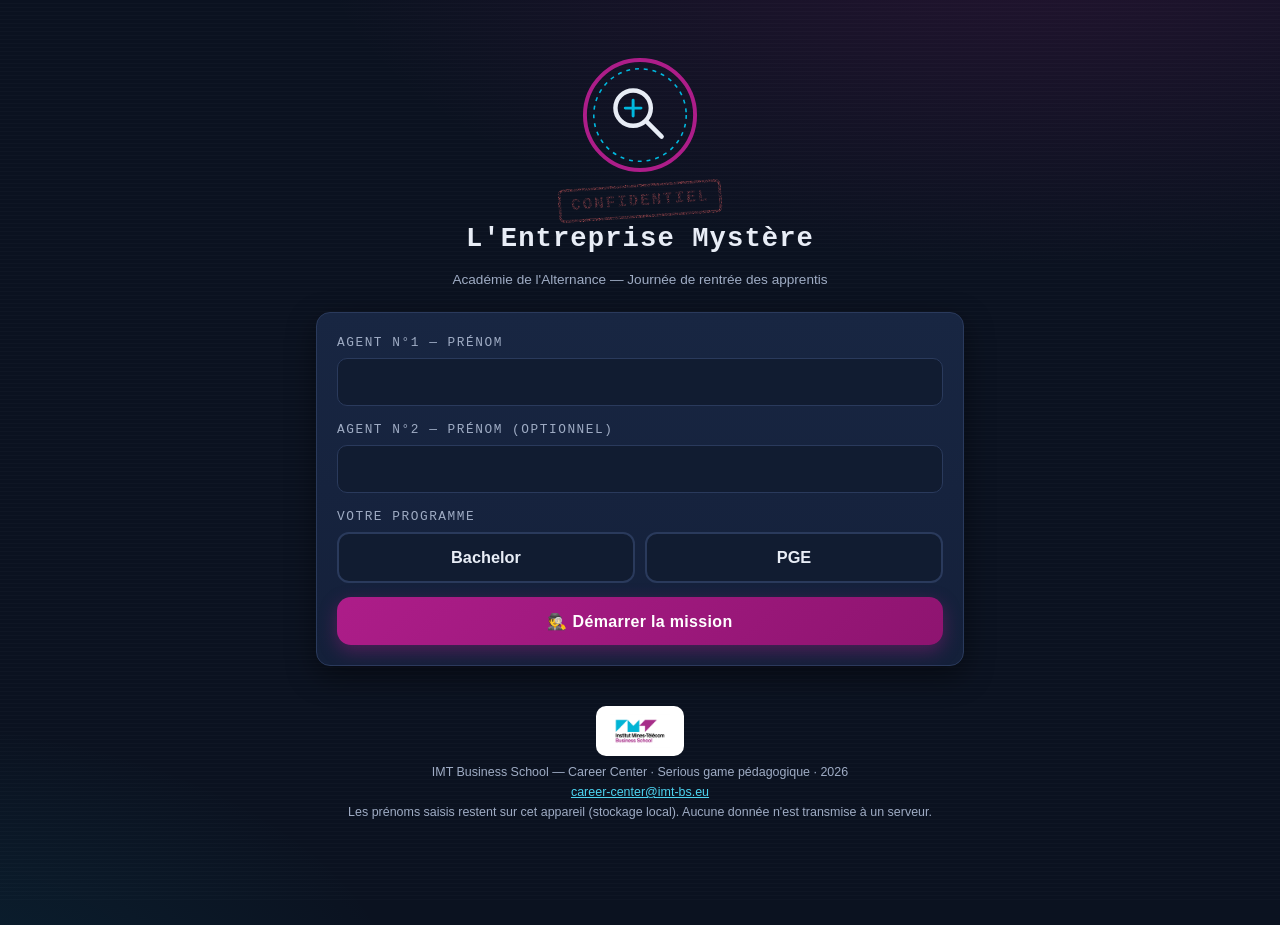
<file: index.html>
<!DOCTYPE html>
<html lang="fr">
<head>
  <meta charset="UTF-8">
  <meta name="viewport" content="width=device-width, initial-scale=1, viewport-fit=cover">
  <meta name="description" content="L'Entreprise Mystère — serious game de la journée de rentrée des apprentis IMT-BS (Career Center).">
  <meta name="theme-color" content="#0B1220">
  <title>L'Entreprise Mystère — IMT-BS</title>
  <link rel="icon" href="assets/img/favicon.svg" type="image/svg+xml">
  <link rel="apple-touch-icon" href="assets/img/icon-192.png">
  <link rel="manifest" href="manifest.webmanifest">
  <link rel="stylesheet" href="css/styles.css">
</head>
<body>
  <main id="app" aria-live="polite">
    <noscript>
      <p style="padding:24px;text-align:center">Cette application nécessite JavaScript. Activez-le puis rechargez la page.</p>
    </noscript>
  </main>
  <nav id="dockbar" aria-label="Objets permanents de l'agence" hidden></nav>
  <div id="toast" role="status" aria-live="polite"></div>
  <script type="module" src="js/app.js"></script>
</body>
</html>
</file>
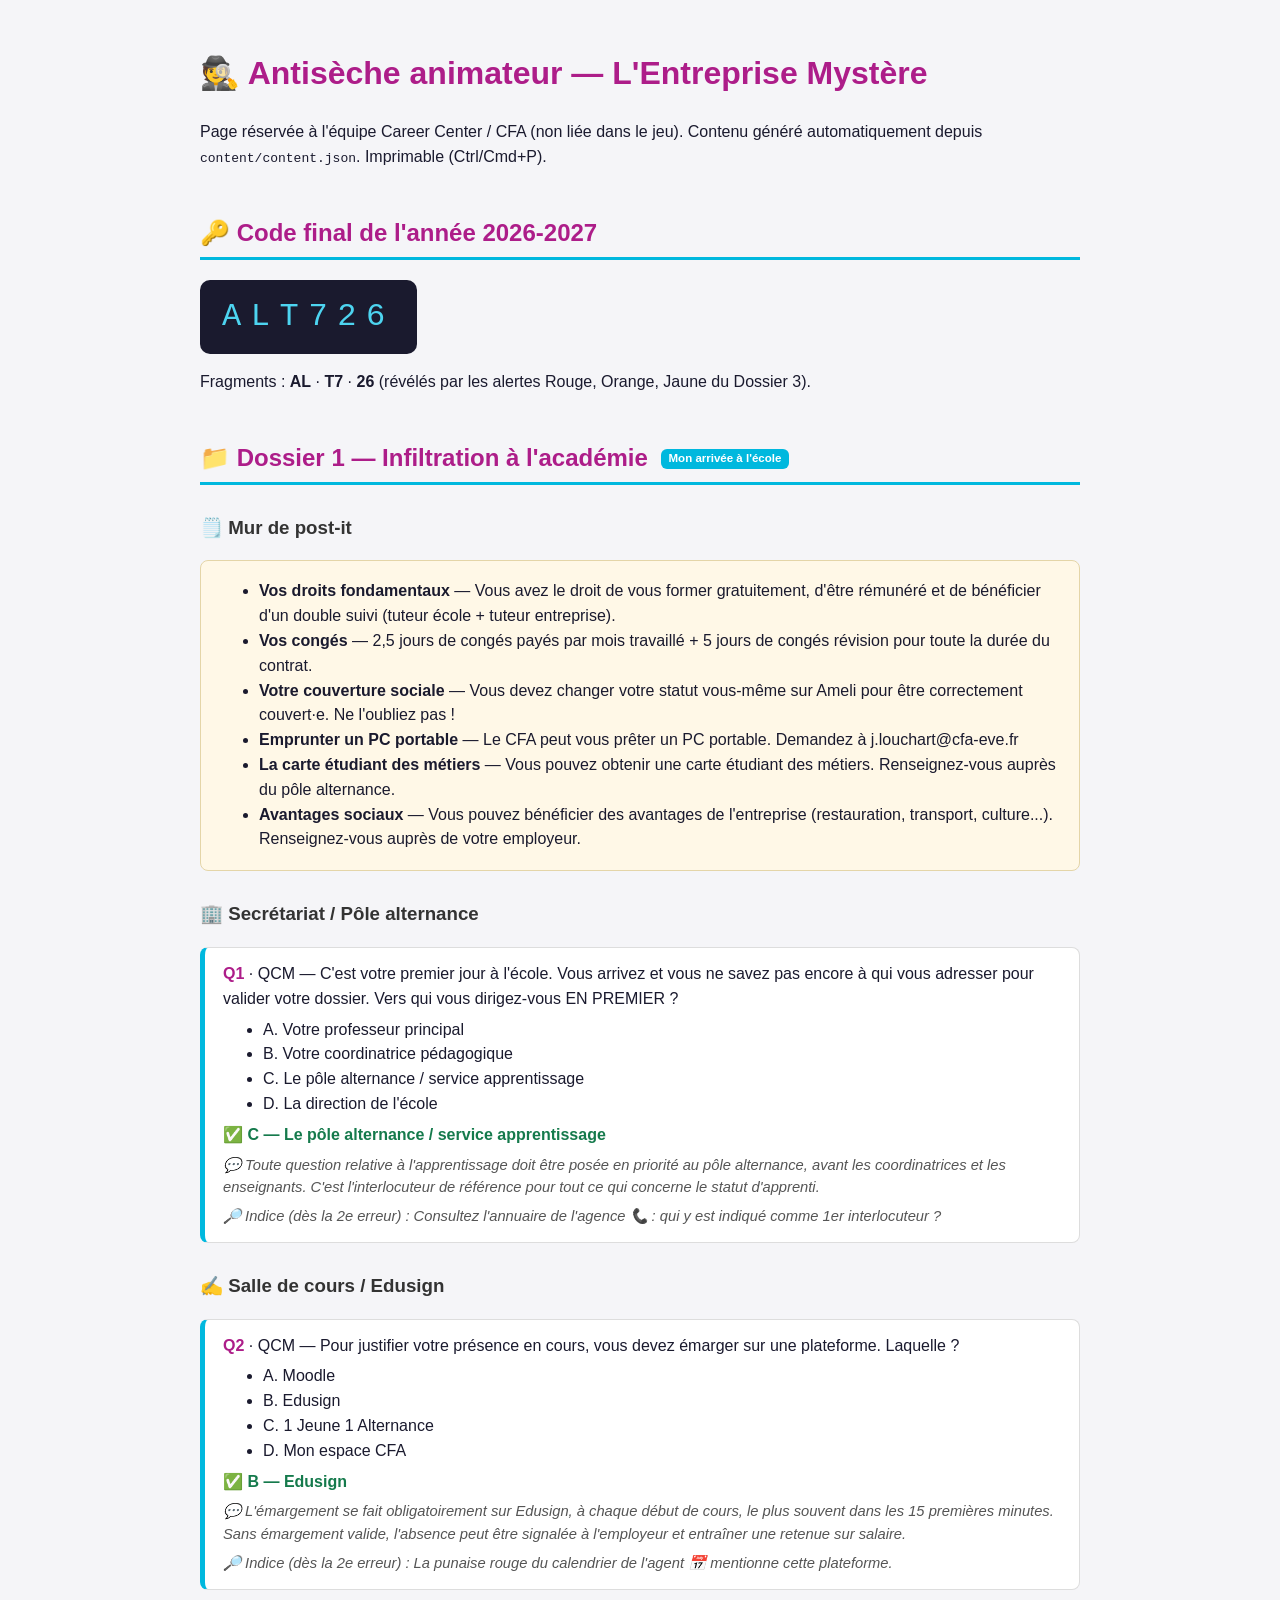
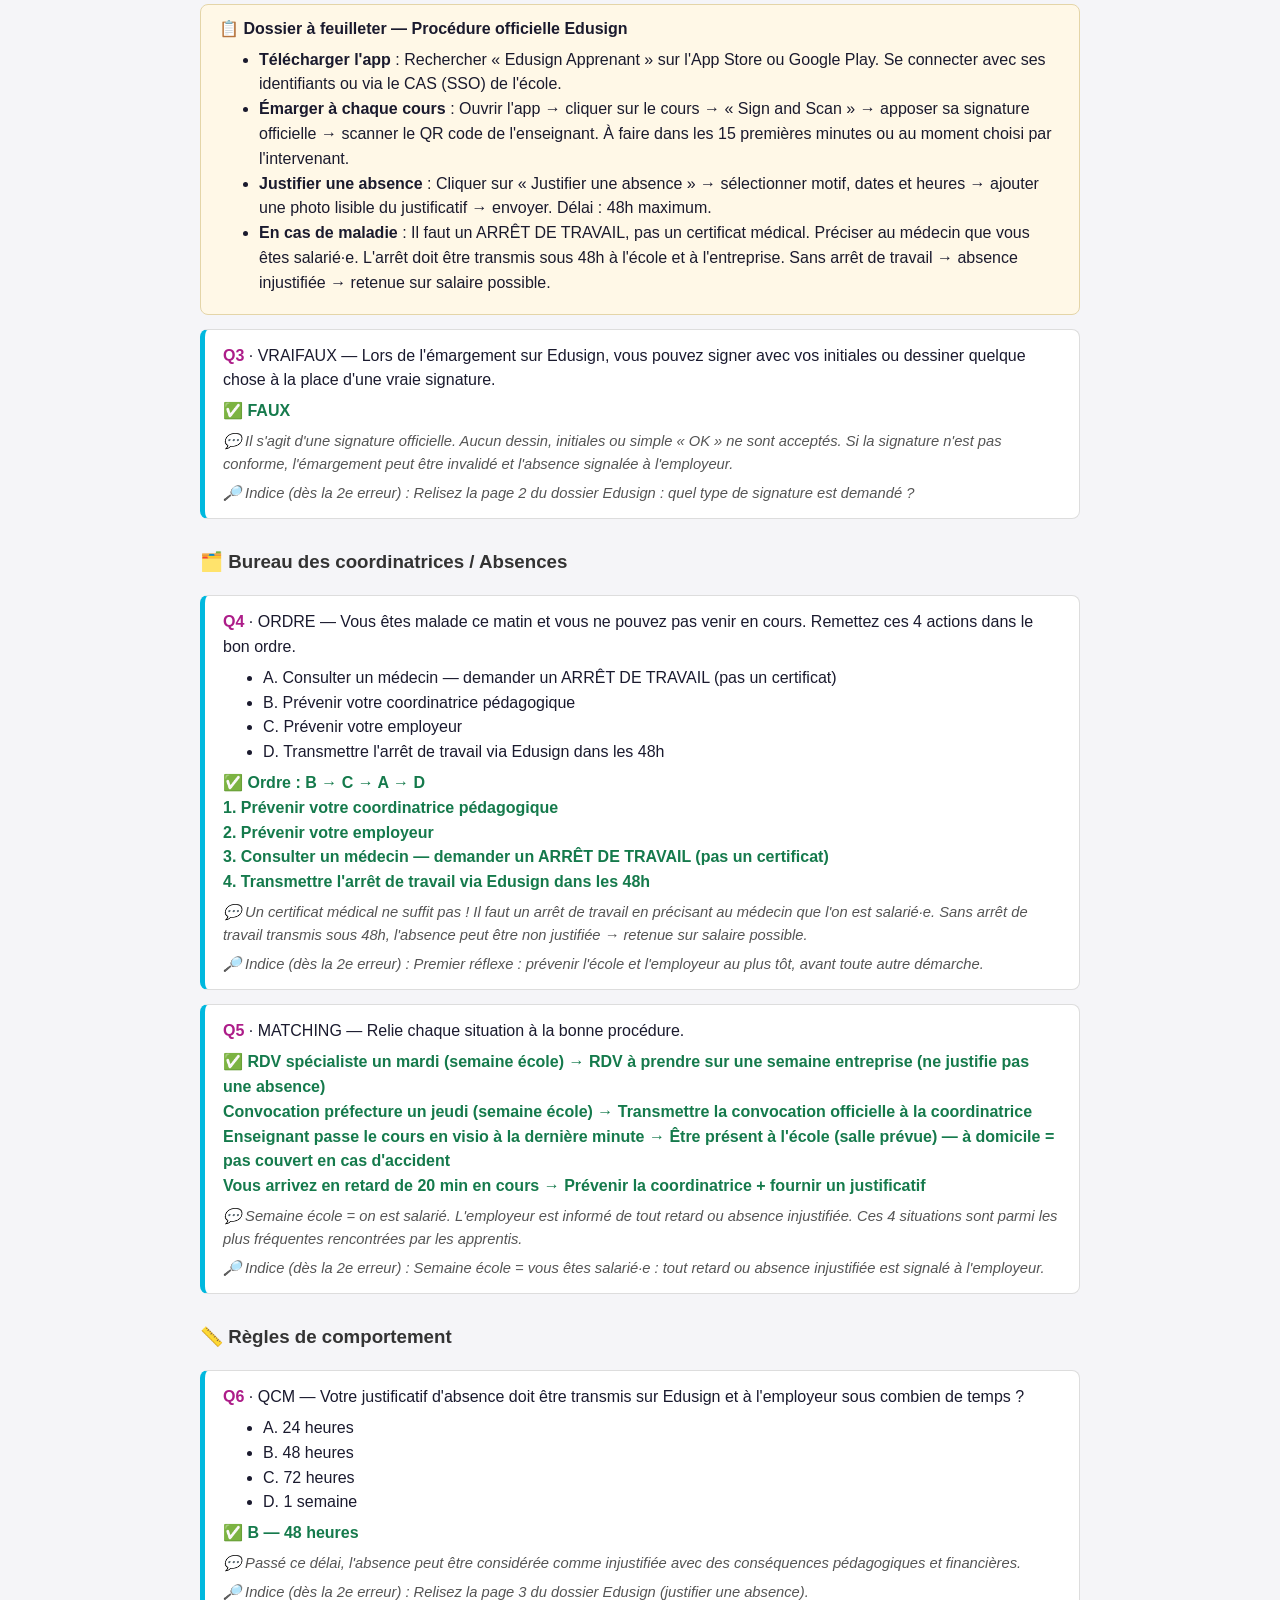
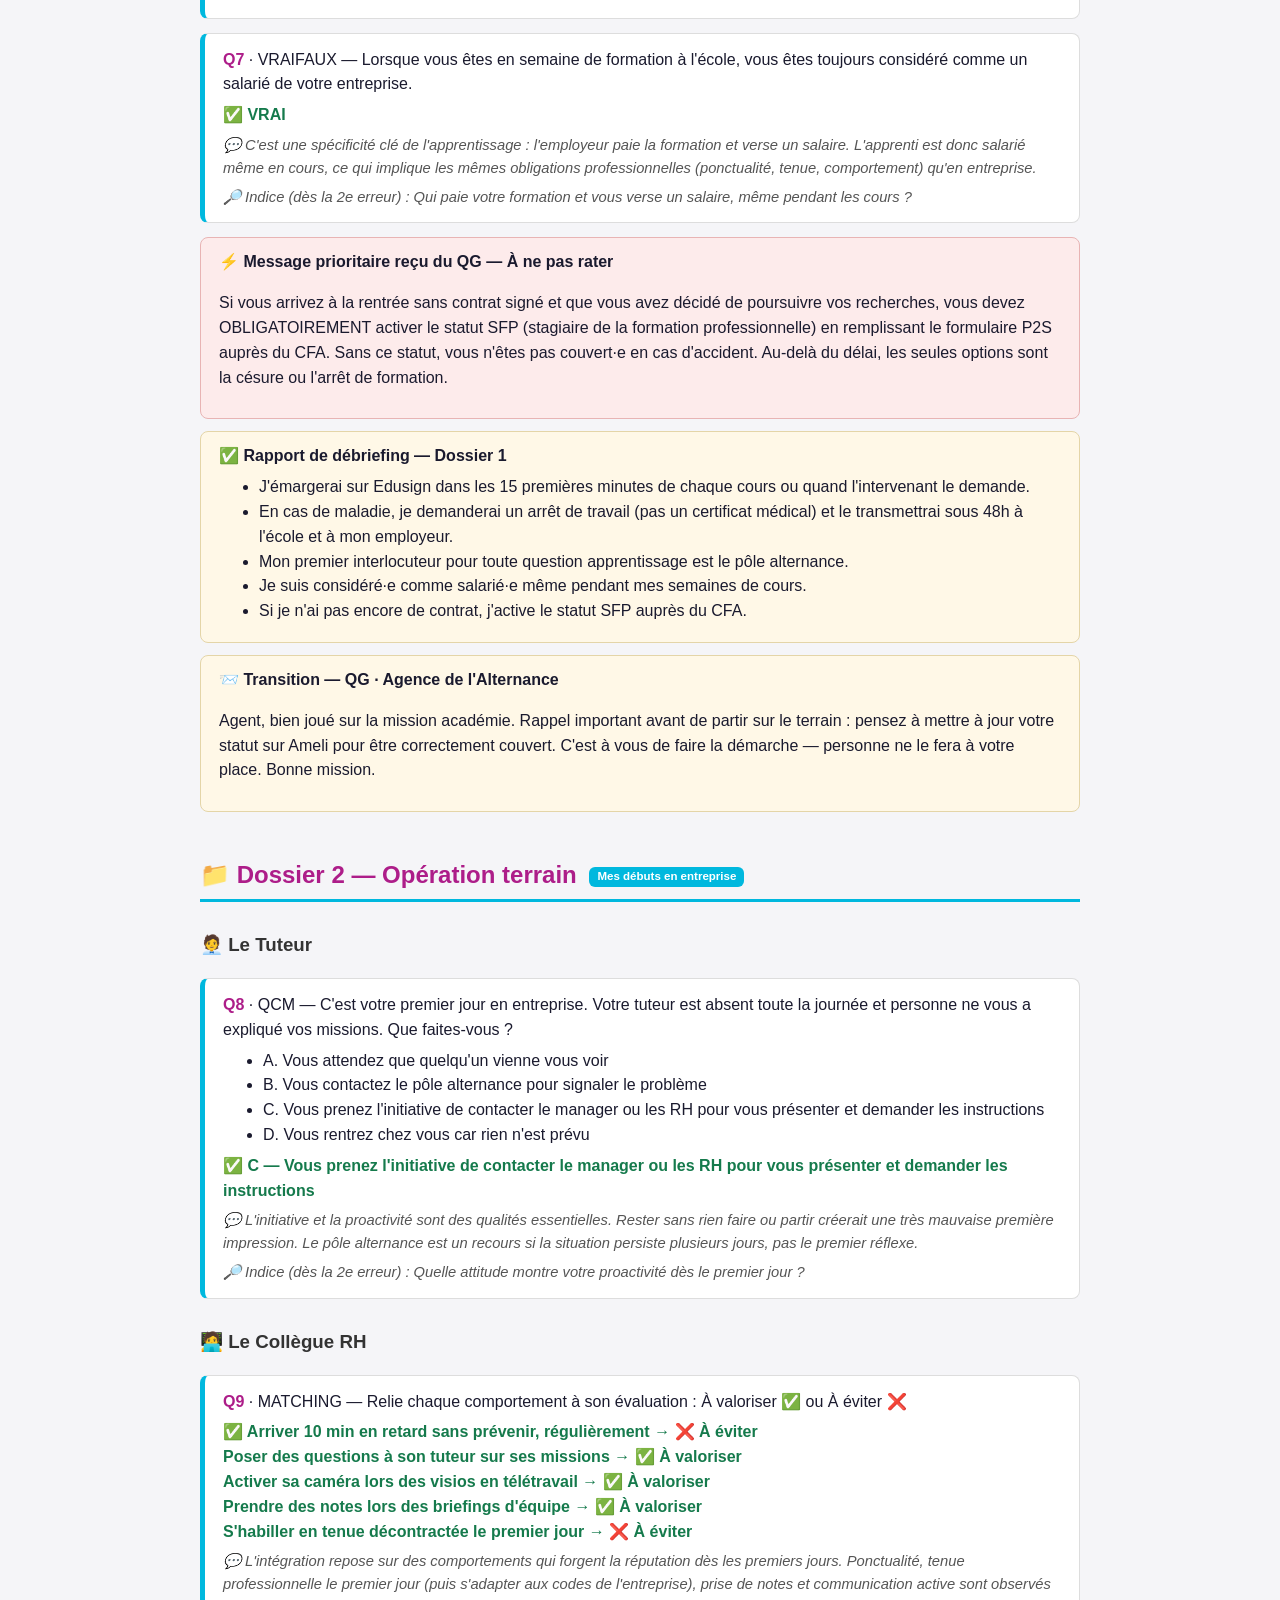
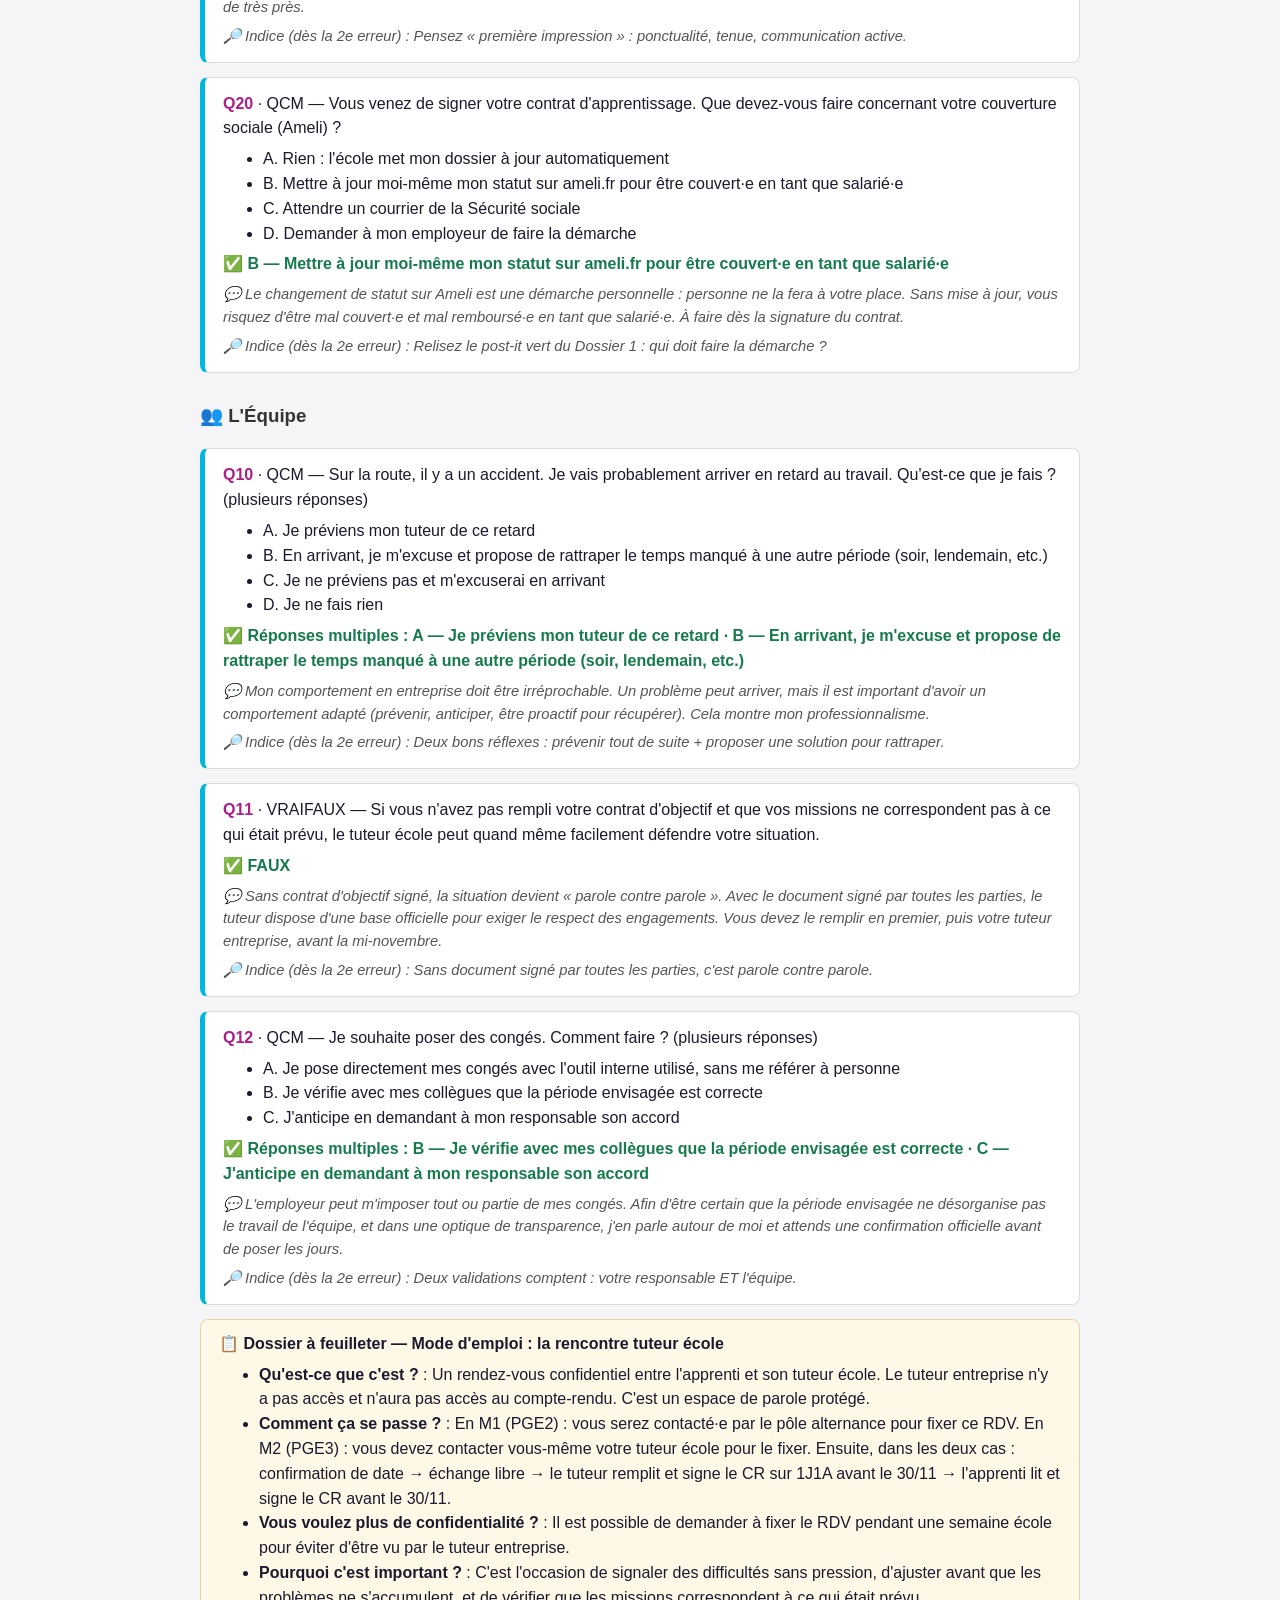
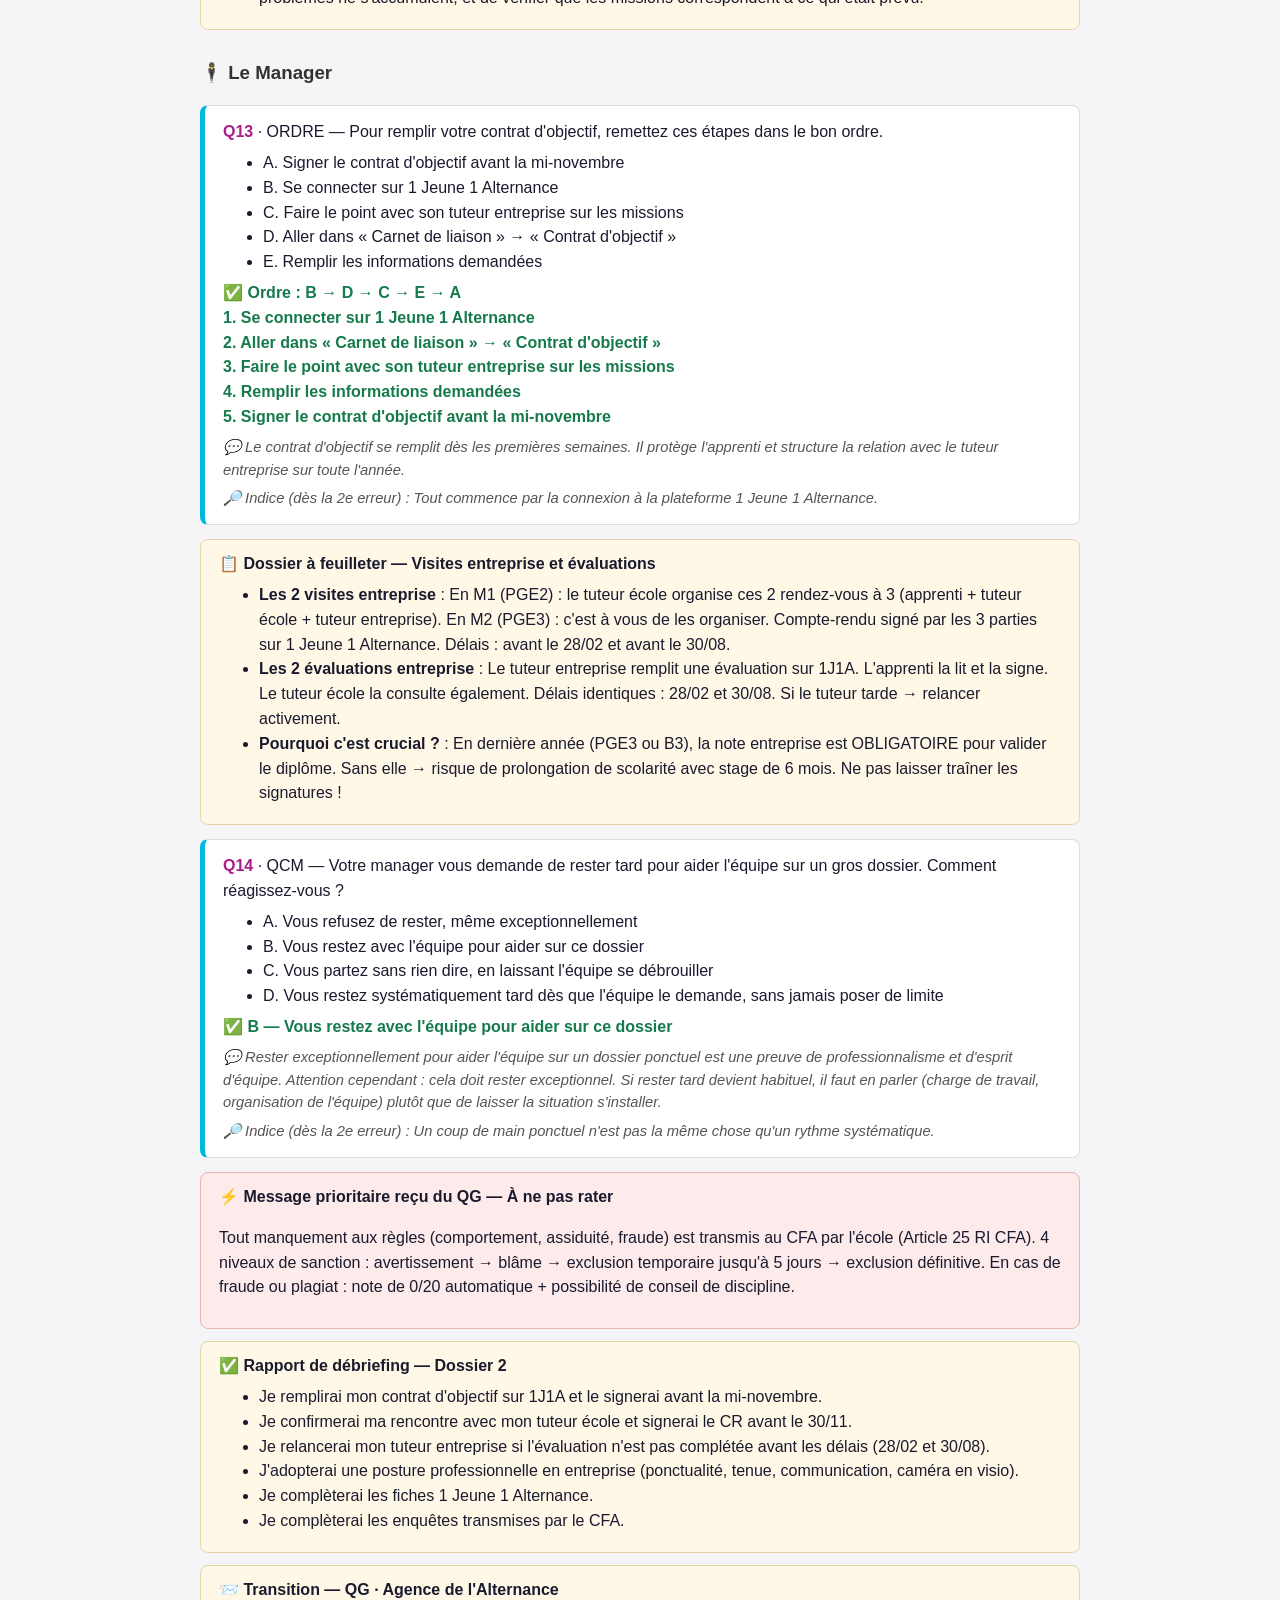
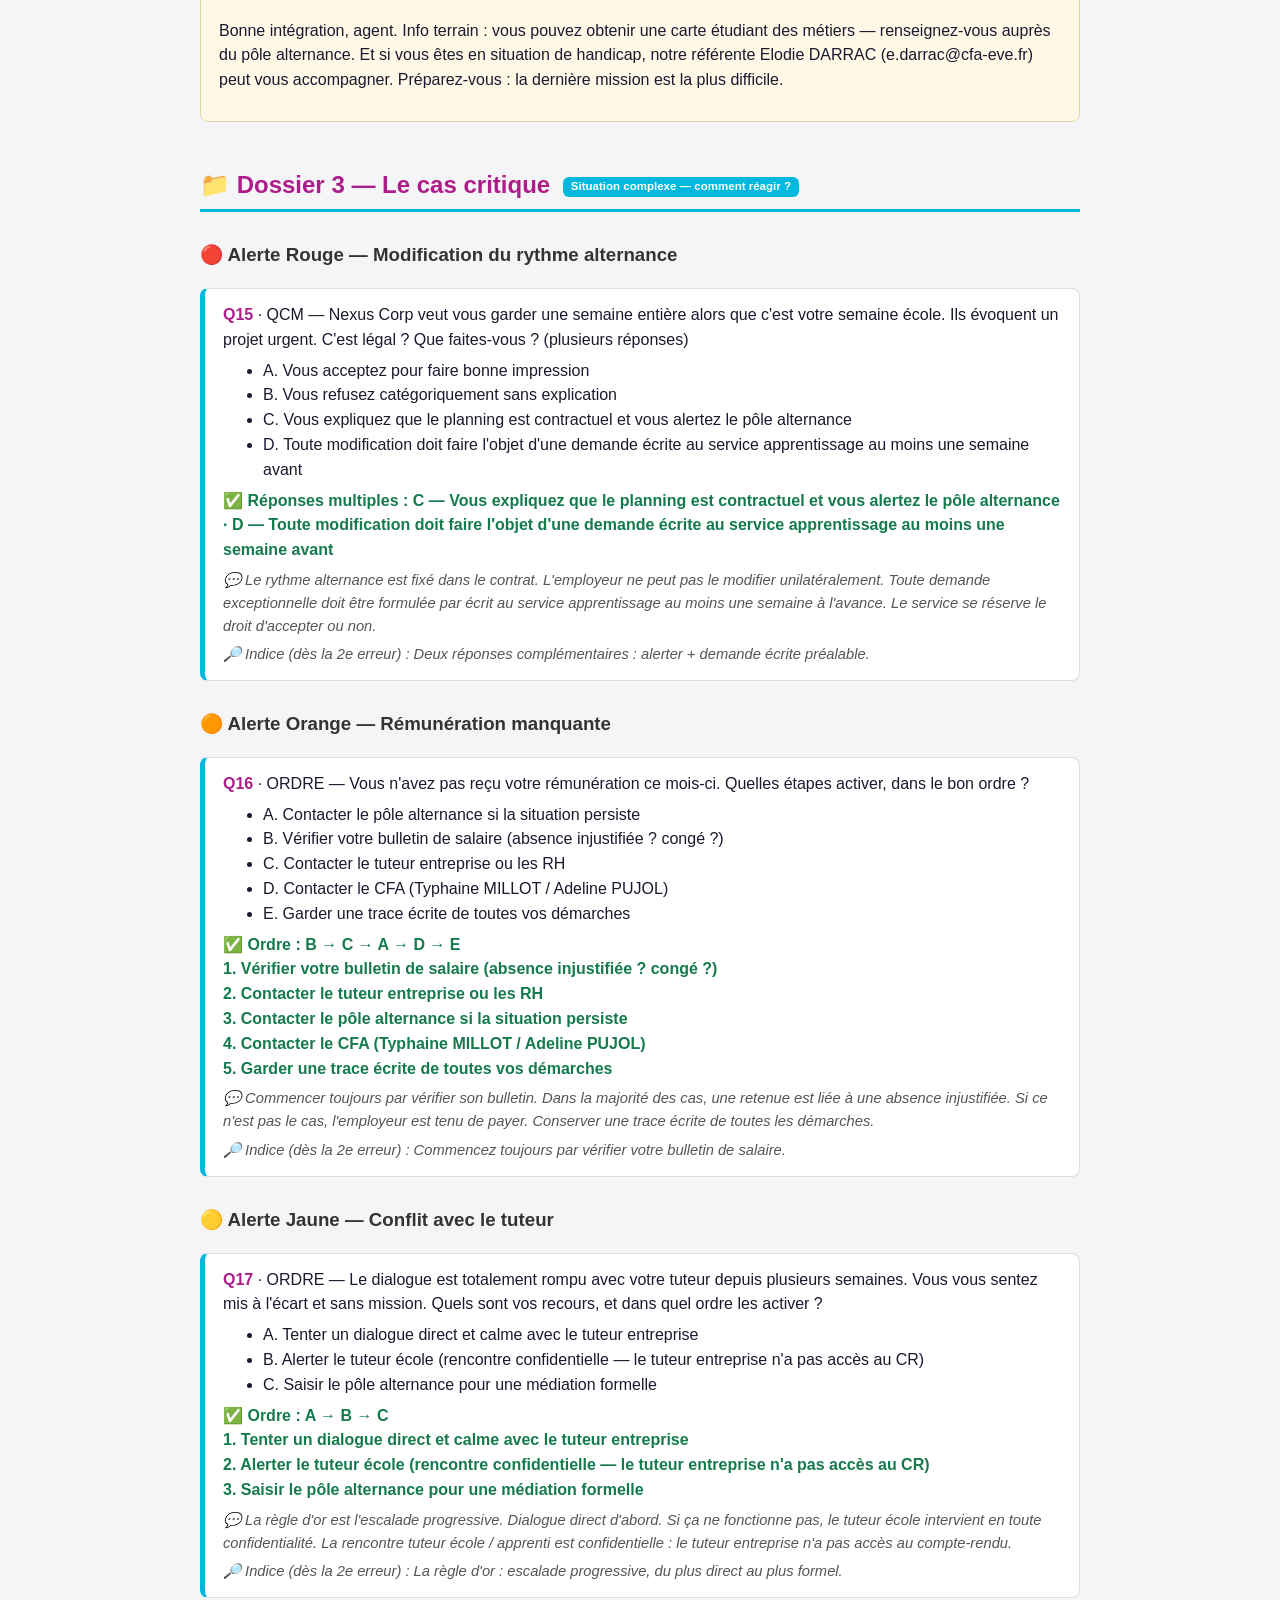
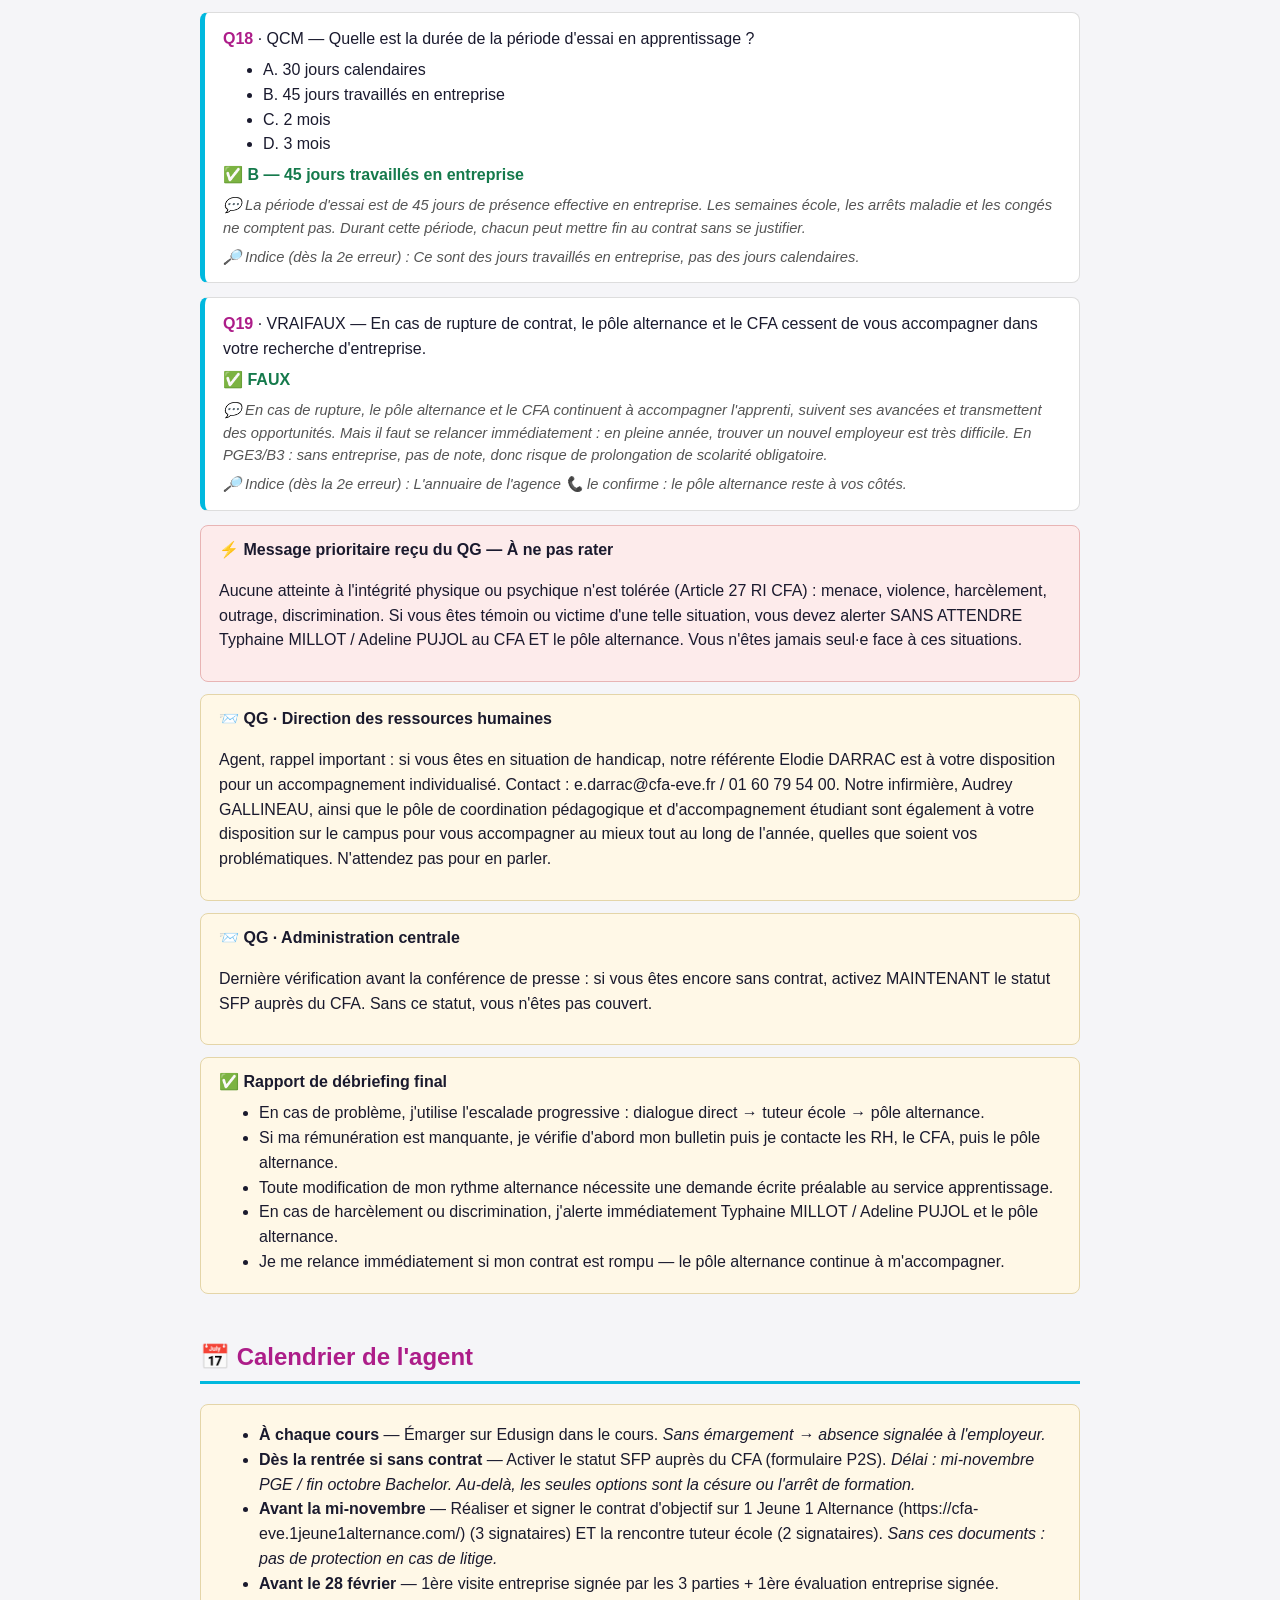
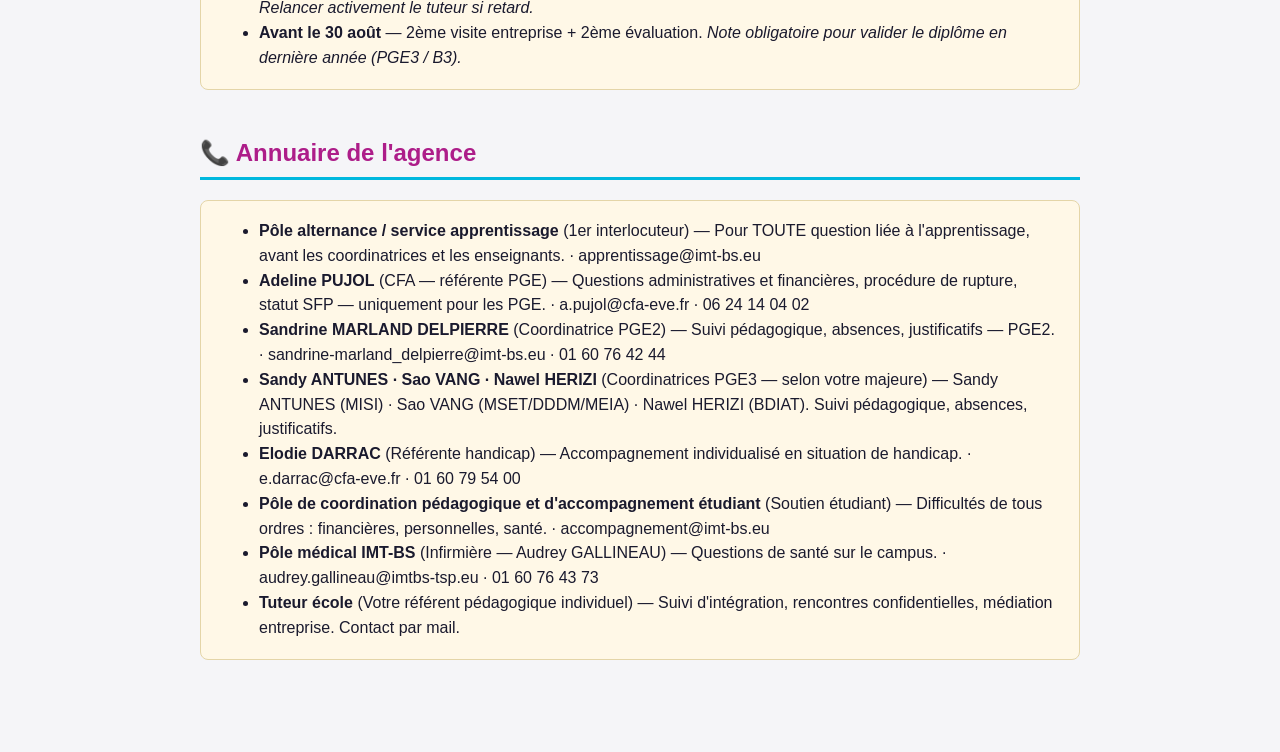
<file: animateur.html>
<!DOCTYPE html>
<html lang="fr">
<head>
  <meta charset="UTF-8">
  <meta name="viewport" content="width=device-width, initial-scale=1">
  <meta name="robots" content="noindex">
  <title>Antisèche animateur — L'Entreprise Mystère</title>
  <link rel="icon" href="assets/img/favicon.svg" type="image/svg+xml">
  <style>
    :root { --violet:#AD1D89; --bleu:#00B8DE; }
    body { font-family: -apple-system, "Segoe UI", Roboto, Arial, sans-serif; margin: 0; background:#F5F5F8; color:#1A1A2E; line-height:1.55; }
    .wrap { max-width: 880px; margin: 0 auto; padding: 28px 20px 80px; }
    h1 { color: var(--violet); }
    h2 { color: var(--violet); border-bottom: 3px solid var(--bleu); padding-bottom: 6px; margin-top: 44px; }
    h3 { color: #333; margin-top: 28px; }
    .code { font-size: 2rem; font-family: "Courier New", monospace; letter-spacing:.3em; background:#1A1A2E; color:#4DD4F0; padding: 12px 22px; border-radius: 10px; display:inline-block; }
    .q { background:#fff; border:1px solid #DDD; border-left: 5px solid var(--bleu); border-radius: 8px; padding: 14px 18px; margin: 14px 0; }
    .q .num { font-weight: 800; color: var(--violet); }
    .rep { color: #157A4C; font-weight: 700; margin-top: 6px; }
    .ret { color: #555; font-size: .92rem; margin-top: 6px; font-style: italic; }
    .bloc { background:#FFF8E7; border:1px solid #E4D5A8; border-radius: 8px; padding: 12px 18px; margin: 12px 0; }
    .alerte { background:#FDEBEB; border-color:#E8B4B4; }
    ul { margin: 6px 0; }
    .tag { display:inline-block; font-size:.72rem; background:var(--bleu); color:#fff; border-radius: 6px; padding: 1px 8px; vertical-align: middle; margin-left: 6px; }
    @media print { body { background:#fff; } .q, .bloc { break-inside: avoid; } }
  </style>
</head>
<body>
  <div class="wrap">
    <h1>🕵️ Antisèche animateur — L'Entreprise Mystère</h1>
    <p>Page réservée à l'équipe Career Center / CFA (non liée dans le jeu). Contenu généré automatiquement depuis <code>content/content.json</code>. Imprimable (Ctrl/Cmd+P).</p>
    <div id="root">Chargement du contenu…</div>
  </div>
  <script type="module">
    const root = document.getElementById('root');
    const esc = (s) => String(s ?? '');
    try {
      const c = await (await fetch('content/content.json')).json();
      const parts = [];

      parts.push(`<h2>🔑 Code final de l'année ${esc(c.meta.annee)}</h2>
        <p><span class="code">${esc(c.meta.codeFinal)}</span></p>
        <p>Fragments : ${c.meta.fragments.map((f) => `<b>${esc(f)}</b>`).join(' · ')} (révélés par les alertes Rouge, Orange, Jaune du Dossier 3).</p>`);

      for (const d of c.dossiers) {
        parts.push(`<h2>📁 Dossier ${d.numero} — ${esc(d.titre)} <span class="tag">${esc(d.theme)}</span></h2>`);
        if (d.postits) {
          parts.push(`<h3>🗒️ Mur de post-it</h3><div class="bloc"><ul>${d.postits.items.map((p) => `<li><b>${esc(p.titre)}</b> — ${esc(p.texte)}</li>`).join('')}</ul></div>`);
        }
        for (const z of d.zones) {
          parts.push(`<h3>${esc(z.icon)} ${esc(z.nom)}</h3>`);
          for (const s of z.steps) {
            if (s.type === 'question') {
              const q = c.questions[s.ref];
              let rep = '';
              if (q.type === 'qcm') {
                rep = q.correct.map((id) => `${id} — ${esc(q.options.find((o) => o.id === id)?.text)}`).join(' · ');
                if (q.multi) rep = 'Réponses multiples : ' + rep;
              } else if (q.type === 'vraifaux') {
                rep = q.correct ? 'VRAI' : 'FAUX';
              } else if (q.type === 'ordre') {
                rep = 'Ordre : ' + q.correct.join(' → ') + '<br>' + q.correct.map((id, i) => `${i + 1}. ${esc(q.items.find((it) => it.id === id)?.text)}`).join('<br>');
              } else if (q.type === 'matching') {
                rep = Object.entries(q.correct).map(([a, b]) =>
                  `${esc(q.left.find((l) => l.id === a)?.text)} → <b>${esc(q.right.find((r) => r.id === b)?.text)}</b>`).join('<br>');
              }
              parts.push(`<div class="q"><span class="num">Q${q.num}</span> · ${esc(q.type).toUpperCase()} — ${esc(q.enonce)}
                ${q.type === 'qcm' ? '<ul>' + q.options.map((o) => `<li>${o.id}. ${esc(o.text)}</li>`).join('') + '</ul>' : ''}
                ${q.type === 'ordre' ? '<ul>' + q.items.map((o) => `<li>${o.id}. ${esc(o.text)}</li>`).join('') + '</ul>' : ''}
                <div class="rep">✅ ${rep}</div>
                <div class="ret">💬 ${esc(q.retenir)}</div>
                ${q.indice ? `<div class="ret">🔎 Indice (dès la 2e erreur) : ${esc(q.indice)}</div>` : ''}
              </div>`);
            } else if (s.type === 'feuillet') {
              const f = c.feuillets[s.ref];
              parts.push(`<div class="bloc"><b>📋 Dossier à feuilleter — ${esc(f.titre)}</b><ul>${f.pages.map((p) => `<li><b>${esc(p.titre)}</b> : ${esc(p.texte)}</li>`).join('')}</ul></div>`);
            }
          }
        }
        parts.push(`<div class="bloc alerte"><b>⚡ ${esc(d.alerte.titre)}</b><p>${esc(d.alerte.texte)}</p></div>`);
        if (d.messagesQG) for (const m of d.messagesQG) parts.push(`<div class="bloc"><b>📨 ${esc(m.de)}</b><p>${esc(m.texte)}</p></div>`);
        parts.push(`<div class="bloc"><b>✅ ${esc(d.debrief.titre)}</b><ul>${d.debrief.items.map((i) => `<li>${esc(i)}</li>`).join('')}</ul></div>`);
        if (d.transition) parts.push(`<div class="bloc"><b>📨 Transition — ${esc(d.transition.de)}</b><p>${esc(d.transition.texte)}</p></div>`);
      }

      parts.push(`<h2>📅 Calendrier de l'agent</h2><div class="bloc"><ul>${c.calendrier.punaises.map((p) => `<li><b>${esc(p.periode)}</b> — ${esc(p.action)} <i>${esc(p.consequence)}</i></li>`).join('')}</ul></div>`);
      parts.push(`<h2>📞 Annuaire de l'agence</h2><div class="bloc"><ul>${c.annuaire.fiches.map((f) => `<li><b>${esc(f.nom)}</b> (${esc(f.role)}) — ${esc(f.quand)}${f.email ? ' · ' + esc(f.email) : ''}${f.tel ? ' · ' + esc(f.tel) : ''}</li>`).join('')}</ul></div>`);

      root.innerHTML = parts.join('');
    } catch (e) {
      root.textContent = 'Erreur de chargement du contenu : ' + e.message;
    }
  </script>
</body>
</html>
</file>
<file: css/styles.css>
/* ==========================================================================
   L'Entreprise Mystère — IMT-BS Career Center
   Univers "dossier confidentiel" + charte IMT-BS
   Violet #AD1D89 · Bleu #00B8DE
   ========================================================================== */

:root {
  /* Charte IMT-BS */
  --violet: #AD1D89;
  --violet-light: #E04FB8;   /* variante éclaircie validée contraste sur fond sombre */
  --bleu: #00B8DE;
  --bleu-light: #4DD4F0;

  /* Univers espionnage */
  --bg: #0B1220;             /* bleu nuit */
  --bg-2: #111C31;
  --bg-3: #182642;
  --panel: #14203A;
  --line: #2A3A5C;
  --kraft: #C9A96A;
  --kraft-dark: #A8853F;
  --paper: #F6EFDE;
  --paper-2: #EFE5C9;
  --ink: #2B2416;
  --text: #E8EDF6;
  --text-dim: #9FACC4;
  --ok: #3DD68C;
  --ok-dark: #157A4C;
  --err: #FF6B6B;
  --warn: #FFC24B;

  --font-mono: "American Typewriter", "Courier Prime", "Courier New", Courier, monospace;
  --font-sans: -apple-system, BlinkMacSystemFont, "Segoe UI", Roboto, "Helvetica Neue", Arial, sans-serif;

  --radius: 14px;
  --shadow: 0 10px 30px rgba(0, 0, 0, .45);
  --dock-h: 62px;
}

* { box-sizing: border-box; }
html { -webkit-text-size-adjust: 100%; }

body {
  margin: 0;
  min-height: 100dvh;
  background:
    radial-gradient(1200px 600px at 80% -10%, rgba(173, 29, 137, .16), transparent 60%),
    radial-gradient(900px 500px at -10% 110%, rgba(0, 184, 222, .10), transparent 60%),
    var(--bg);
  color: var(--text);
  font-family: var(--font-sans);
  font-size: 16px;
  line-height: 1.5;
}

/* Trame "papier administratif" discrète */
body::before {
  content: "";
  position: fixed; inset: 0;
  pointer-events: none;
  background-image: repeating-linear-gradient(0deg, rgba(255,255,255,.018) 0 1px, transparent 1px 4px);
  z-index: 0;
}

#app {
  position: relative;
  z-index: 1;
  max-width: 640px;
  margin: 0 auto;
  padding: 16px 16px calc(var(--dock-h) + 28px);
}

h1, h2, h3 { line-height: 1.25; margin: 0 0 .5em; }
p { margin: 0 0 1em; }
a { color: var(--bleu-light); }

button {
  font-family: inherit;
  font-size: 1rem;
  cursor: pointer;
  border: none;
  border-radius: var(--radius);
  min-height: 48px;
  padding: 12px 20px;
  transition: transform .12s ease, box-shadow .12s ease, background .15s ease, opacity .15s;
}
button:active { transform: scale(.98); }
button:focus-visible, a:focus-visible, [tabindex]:focus-visible {
  outline: 3px solid var(--bleu);
  outline-offset: 2px;
}
button[disabled] { opacity: .45; cursor: not-allowed; }

.btn-primary {
  background: linear-gradient(135deg, var(--violet), #8E1470);
  color: #fff;
  font-weight: 700;
  letter-spacing: .02em;
  box-shadow: 0 6px 18px rgba(173, 29, 137, .38);
  width: 100%;
}
.btn-primary:not([disabled]):hover { box-shadow: 0 8px 24px rgba(173, 29, 137, .55); }

.btn-secondary {
  background: transparent;
  color: var(--bleu-light);
  border: 2px solid var(--bleu);
  width: 100%;
}
.btn-ghost {
  background: transparent;
  color: var(--text-dim);
  border: 1px dashed var(--line);
  min-height: 40px;
  padding: 8px 16px;
  font-size: .9rem;
}

/* ---------- Typographies thématiques ---------- */
.mono { font-family: var(--font-mono); }
.stamp-title {
  font-family: var(--font-mono);
  text-transform: uppercase;
  letter-spacing: .14em;
  font-size: 1.05rem;
}

/* Tampon encreur */
.stamp {
  display: inline-block;
  font-family: var(--font-mono);
  font-weight: 700;
  text-transform: uppercase;
  letter-spacing: .12em;
  border: 3px solid currentColor;
  border-radius: 6px;
  padding: 2px 10px;
  transform: rotate(-4deg);
  opacity: .92;
  -webkit-mask-image: url("data:image/svg+xml,%3Csvg xmlns='http://www.w3.org/2000/svg' width='120' height='40'%3E%3Cfilter id='n'%3E%3CfeTurbulence baseFrequency='.7' numOctaves='2'/%3E%3CfeColorMatrix values='0 0 0 0 1 0 0 0 0 1 0 0 0 0 1 0 0 0 .82 0'/%3E%3C/filter%3E%3Crect width='120' height='40' filter='url(%23n)'/%3E%3C/svg%3E");
  mask-image: url("data:image/svg+xml,%3Csvg xmlns='http://www.w3.org/2000/svg' width='120' height='40'%3E%3Cfilter id='n'%3E%3CfeTurbulence baseFrequency='.7' numOctaves='2'/%3E%3CfeColorMatrix values='0 0 0 0 1 0 0 0 0 1 0 0 0 0 1 0 0 0 .82 0'/%3E%3C/filter%3E%3Crect width='120' height='40' filter='url(%23n)'/%3E%3C/svg%3E");
}
.stamp.rouge { color: var(--err); }
.stamp.vert  { color: var(--ok); }
.stamp.bleu  { color: var(--bleu-light); }
.stamp.kraft { color: #6B4A10; }

@keyframes stampIn {
  0%   { transform: rotate(-4deg) scale(2.4); opacity: 0; }
  60%  { transform: rotate(-4deg) scale(.92); opacity: 1; }
  100% { transform: rotate(-4deg) scale(1); opacity: .92; }
}
.stamp.animate { animation: stampIn .45s cubic-bezier(.2, 1.4, .4, 1) both; }

/* ---------- Cartes / panneaux ---------- */
.panel {
  background: linear-gradient(180deg, var(--bg-3), var(--panel));
  border: 1px solid var(--line);
  border-radius: var(--radius);
  padding: 20px;
  box-shadow: var(--shadow);
  margin-bottom: 16px;
}

.paper {
  background:
    repeating-linear-gradient(0deg, rgba(0,0,0,.025) 0 1px, transparent 1px 26px),
    linear-gradient(180deg, var(--paper), var(--paper-2));
  color: var(--ink);
  border-radius: 8px;
  padding: 20px;
  box-shadow: inset 0 0 40px rgba(120, 90, 30, .12), var(--shadow);
}
.paper h2, .paper h3 { color: #4A3A18; }

.kraft-folder {
  background: linear-gradient(180deg, var(--kraft), var(--kraft-dark));
  color: var(--ink);
  border-radius: 10px 16px 10px 10px;
  padding: 18px;
  box-shadow: var(--shadow);
  position: relative;
}
.kraft-folder::before {
  content: "";
  position: absolute; top: -10px; left: 18px;
  width: 34%; height: 14px;
  background: inherit;
  border-radius: 8px 8px 0 0;
}

/* ---------- En-tête d'écran ---------- */
.screen-head {
  text-align: center;
  margin: 8px 0 20px;
}
.screen-head .kicker {
  font-family: var(--font-mono);
  font-size: .78rem;
  letter-spacing: .22em;
  text-transform: uppercase;
  color: var(--bleu-light);
  margin-bottom: 6px;
}
.screen-head h1 { font-size: 1.5rem; }
.screen-head .sub { color: var(--text-dim); font-size: .95rem; }

/* ---------- Accueil ---------- */
.welcome-hero {
  text-align: center;
  padding: 28px 16px 8px;
}
.agency-emblem { width: 118px; height: 118px; margin: 0 auto 10px; display: block; }
.welcome-hero h1 {
  font-family: var(--font-mono);
  font-size: 1.7rem;
  letter-spacing: .04em;
}
.welcome-hero .confidentiel { margin: 10px auto 4px; font-size: 1rem; }

.field { margin-bottom: 14px; text-align: left; }
.field label {
  display: block;
  font-family: var(--font-mono);
  font-size: .8rem;
  letter-spacing: .12em;
  text-transform: uppercase;
  color: var(--text-dim);
  margin-bottom: 6px;
}
.field input[type="text"] {
  width: 100%;
  min-height: 48px;
  padding: 10px 14px;
  font-size: 1.05rem;
  font-family: var(--font-mono);
  color: var(--text);
  background: var(--bg-2);
  border: 1px solid var(--line);
  border-radius: 10px;
}
.field input:focus-visible { outline: 3px solid var(--bleu); outline-offset: 1px; }

.programme-choice { display: grid; grid-template-columns: 1fr 1fr; gap: 10px; }
.programme-choice .choice {
  background: var(--bg-2);
  border: 2px solid var(--line);
  color: var(--text);
  border-radius: 12px;
  padding: 14px 8px;
  font-weight: 700;
  font-size: 1.02rem;
}
.programme-choice .choice[aria-pressed="true"] {
  border-color: var(--violet-light);
  background: rgba(173, 29, 137, .18);
  box-shadow: 0 0 0 1px var(--violet-light);
}

.logo-chip {
  display: inline-block;
  background: #fff;
  border-radius: 10px;
  padding: 8px 14px;
  margin-top: 18px;
}
.logo-chip img { height: 34px; display: block; }

footer.mentions {
  text-align: center;
  color: var(--text-dim);
  font-size: .78rem;
  margin-top: 22px;
  line-height: 1.6;
}

/* ---------- Intro télex ---------- */
.telex {
  min-height: 60dvh;
  display: flex;
  flex-direction: column;
  justify-content: center;
}
.telex-paper {
  background: linear-gradient(180deg, var(--paper), var(--paper-2));
  color: var(--ink);
  font-family: var(--font-mono);
  font-size: 1.12rem;
  line-height: 1.7;
  padding: 26px 22px;
  border-radius: 4px;
  box-shadow: var(--shadow);
  position: relative;
  overflow: hidden;
}
.telex-paper::before {
  content: "";
  position: absolute; inset: 0 0 auto;
  height: 8px;
  background: repeating-linear-gradient(90deg, transparent 0 10px, rgba(0,0,0,.14) 10px 13px);
}
.telex-head {
  font-size: .75rem;
  letter-spacing: .2em;
  text-transform: uppercase;
  color: #7A6636;
  border-bottom: 1px dashed #B9A468;
  padding-bottom: 8px;
  margin-bottom: 14px;
}
.telex-msg { min-height: 5.2em; margin: 0; white-space: pre-wrap; }
.telex .cursor { display: inline-block; width: .55em; background: var(--ink); animation: blink 1s steps(2) infinite; height: 1.1em; vertical-align: -0.15em; }
@keyframes blink { 50% { opacity: 0; } }

/* ---------- Hub ---------- */
.agents-banner {
  display: flex;
  align-items: center;
  justify-content: center;
  gap: 8px;
  flex-wrap: wrap;
  font-family: var(--font-mono);
  font-size: .9rem;
  color: var(--text-dim);
  margin-bottom: 14px;
}
.agents-banner .badge {
  background: var(--bg-3);
  border: 1px solid var(--line);
  border-radius: 999px;
  padding: 4px 12px;
  color: var(--text);
}

.progress-global { margin: 0 0 18px; }
.progress-track {
  background: var(--bg-2);
  border: 1px solid var(--line);
  border-radius: 999px;
  height: 14px;
  overflow: hidden;
}
.progress-fill {
  height: 100%;
  border-radius: 999px;
  background: linear-gradient(90deg, var(--bleu), var(--violet-light));
  transition: width .5s ease;
  min-width: 0;
}
.progress-label {
  font-size: .78rem;
  color: var(--text-dim);
  text-align: right;
  margin-top: 4px;
  font-family: var(--font-mono);
}

.dossier-card {
  display: grid;
  grid-template-columns: 54px 1fr auto;
  gap: 14px;
  align-items: center;
  width: 100%;
  text-align: left;
  background: linear-gradient(180deg, var(--kraft), var(--kraft-dark));
  color: var(--ink);
  border-radius: 10px 14px 10px 10px;
  padding: 16px;
  margin-bottom: 14px;
  border: none;
  position: relative;
  box-shadow: var(--shadow);
  min-height: 84px;
}
.dossier-card::before {
  content: "";
  position: absolute; top: -8px; left: 14px;
  width: 30%; height: 12px;
  background: inherit;
  border-radius: 8px 8px 0 0;
}
.dossier-card .d-icon { font-size: 1.9rem; text-align: center; }
.dossier-card .d-num {
  font-family: var(--font-mono);
  font-size: .72rem;
  letter-spacing: .18em;
  text-transform: uppercase;
  color: #5E4A1E;
}
.dossier-card .d-title { font-weight: 800; font-size: 1.06rem; }
.dossier-card .d-theme { font-size: .85rem; color: #5E4A1E; }
.dossier-card .d-state { justify-self: end; text-align: right; font-size: .8rem; }
.dossier-card.locked { filter: grayscale(.75) brightness(.62); }
.dossier-card.locked .d-title { text-decoration: none; }
.dossier-card.done { outline: 2px solid var(--ok-dark); }
.led {
  display: inline-block;
  width: 12px; height: 12px;
  border-radius: 50%;
  background: #55617C;
  box-shadow: inset 0 0 3px rgba(0,0,0,.5);
  vertical-align: -1px;
  margin-right: 5px;
}
.led.on {
  background: var(--ok);
  box-shadow: 0 0 8px var(--ok), inset 0 0 3px rgba(0,0,0,.3);
}

/* ---------- Décor dossier / zones ---------- */
.decor {
  border-radius: var(--radius);
  border: 1px solid var(--line);
  padding: 18px 16px;
  margin-bottom: 16px;
  box-shadow: var(--shadow);
}
.decor.campus     { background: linear-gradient(160deg, #12233F, #0E1A30 60%), var(--bg-2); }
.decor.openspace  { background: linear-gradient(160deg, #1C2A3C, #101B2C 60%); }
.decor.crise      { background: linear-gradient(160deg, #2A1626, #140F1E 60%); }

.zones-grid { display: grid; grid-template-columns: 1fr 1fr; gap: 12px; }
@media (max-width: 420px) { .zones-grid { grid-template-columns: 1fr; } }

.zone-card {
  background: var(--bg-3);
  border: 1px solid var(--line);
  color: var(--text);
  border-radius: 12px;
  padding: 14px 12px;
  text-align: left;
  display: flex;
  flex-direction: column;
  gap: 8px;
  min-height: 108px;
}
.zone-card .z-icon { font-size: 1.7rem; }
.zone-card .z-nom { font-weight: 700; font-size: .95rem; line-height: 1.3; }
.zone-card .z-status { font-size: .78rem; color: var(--text-dim); font-family: var(--font-mono); }
.zone-card.done { border-color: var(--ok-dark); background: rgba(21, 122, 76, .14); }
.zone-card.zone-alerte { border-width: 2px; }
.zone-card.zone-alerte.rouge  { border-color: #C24545; }
.zone-card.zone-alerte.orange { border-color: #C98A2E; }
.zone-card.zone-alerte.jaune  { border-color: #C9B22E; }
.zone-card.zone-alerte.done   { border-color: var(--ok-dark); }

/* Chrono discret */
.chrono {
  font-family: var(--font-mono);
  font-size: .8rem;
  color: var(--text-dim);
  text-align: center;
  margin-bottom: 10px;
}
.chrono.over { color: var(--warn); }

/* ---------- Post-it ---------- */
.corkboard {
  background:
    radial-gradient(circle at 20% 30%, rgba(0,0,0,.12) 1px, transparent 2px),
    radial-gradient(circle at 70% 60%, rgba(0,0,0,.10) 1px, transparent 2px),
    linear-gradient(180deg, #9A7148, #7E5A36);
  border: 8px solid #5C4023;
  border-radius: 10px;
  padding: 16px 12px;
  display: grid;
  grid-template-columns: 1fr 1fr;
  gap: 12px;
}
.postit {
  position: relative;
  border: none;
  border-radius: 2px;
  min-height: 130px;
  padding: 12px 10px;
  font-size: .84rem;
  line-height: 1.35;
  color: var(--ink);
  box-shadow: 3px 5px 8px rgba(0, 0, 0, .35);
  transform: rotate(var(--tilt, -1.5deg));
  transition: transform .35s ease;
  text-align: left;
  perspective: 600px;
}
.postit .pin {
  position: absolute; top: -8px; left: 50%;
  transform: translateX(-50%);
  width: 15px; height: 15px;
  border-radius: 50%;
  background: radial-gradient(circle at 35% 30%, #fff8, transparent 55%), #B02E2E;
  box-shadow: 0 3px 4px rgba(0,0,0,.4);
}
.postit.jaune  { background: #FFEC8B; }
.postit.rose   { background: #FFB3C7; }
.postit.vert   { background: #B4EFA5; }
.postit.bleu   { background: #A8D9FF; }
.postit.orange { background: #FFC98B; }
.postit .p-front { font-family: var(--font-mono); font-weight: 700; display: flex; flex-direction: column; gap: 6px; align-items: center; justify-content: center; height: 100%; text-align: center; }
.postit .p-hint { font-size: .68rem; font-weight: 400; opacity: .6; }
.postit.flipped { transform: rotate(0deg); }
@keyframes flipIn { from { transform: rotateY(90deg); opacity: 0; } to { transform: rotateY(0); opacity: 1; } }
.postit .p-back { animation: flipIn .4s ease both; }
.postit .p-back strong { display: block; margin-bottom: 4px; font-size: .8rem; }

/* ---------- Question ---------- */
.q-card { margin-bottom: 16px; }
.q-meta {
  display: flex;
  justify-content: space-between;
  align-items: center;
  gap: 14px;
  flex-wrap: wrap;
  font-family: var(--font-mono);
  font-size: .75rem;
  letter-spacing: .14em;
  text-transform: uppercase;
  color: var(--bleu-light);
  margin-bottom: 10px;
}
.q-enonce { font-size: 1.08rem; font-weight: 700; line-height: 1.45; margin-bottom: 16px; }

.opt-list { display: flex; flex-direction: column; gap: 10px; margin-bottom: 16px; }
.opt {
  display: flex;
  gap: 12px;
  align-items: flex-start;
  text-align: left;
  background: var(--bg-2);
  border: 2px solid var(--line);
  color: var(--text);
  border-radius: 12px;
  padding: 12px 14px;
  font-size: .98rem;
  line-height: 1.4;
  width: 100%;
}
.opt .opt-key {
  flex: 0 0 auto;
  font-family: var(--font-mono);
  font-weight: 700;
  color: var(--bleu-light);
  border: 1px solid var(--line);
  border-radius: 8px;
  min-width: 30px;
  text-align: center;
  padding: 1px 6px;
}
.opt[aria-pressed="true"], .opt.selected {
  border-color: var(--violet-light);
  background: rgba(173, 29, 137, .16);
}
.opt.correct-flash { border-color: var(--ok); background: rgba(61, 214, 140, .14); }
.opt.wrong-flash   { border-color: var(--err); background: rgba(255, 107, 107, .12); }

.vf-grid { display: grid; grid-template-columns: 1fr 1fr; gap: 12px; margin-bottom: 16px; }
.vf-grid .opt { justify-content: center; font-weight: 800; font-size: 1.15rem; min-height: 76px; align-items: center; }

/* Ordre (glisser-déposer + boutons ▲▼) */
.ordre-list { display: flex; flex-direction: column; gap: 10px; margin-bottom: 16px; }
.ordre-item {
  display: flex;
  gap: 10px;
  align-items: center;
  background: var(--bg-2);
  border: 2px solid var(--line);
  border-radius: 12px;
  padding: 10px 12px;
  font-size: .95rem;
  line-height: 1.4;
}
.ordre-item .drag-handle {
  flex: 0 0 auto;
  cursor: grab;
  touch-action: none;
  user-select: none;
  -webkit-user-select: none;
  font-size: 1.15rem;
  color: var(--text-dim);
  padding: 10px 8px;
  margin: -10px 0;
}
.ordre-item.dragging {
  border-color: var(--bleu);
  box-shadow: 0 6px 18px rgba(0, 0, 0, .4);
  position: relative;
  z-index: 5;
}
.ordre-item.dragging .drag-handle { cursor: grabbing; }
.ordre-item.shifted { transition: transform .18s ease; }
.ordre-item .ordre-pos {
  flex: 0 0 auto;
  font-family: var(--font-mono);
  font-weight: 700;
  color: var(--bleu-light);
  border: 1px solid var(--line);
  border-radius: 8px;
  min-width: 30px;
  text-align: center;
  padding: 1px 6px;
}
.ordre-item .ordre-text { flex: 1 1 auto; }
.move-btns { display: flex; flex-direction: column; gap: 4px; flex: 0 0 auto; }
.move-btn {
  background: var(--bg-2);
  border: 1px solid var(--line);
  color: var(--bleu-light);
  border-radius: 8px;
  min-width: 36px;
  min-height: 28px;
  font-size: .8rem;
  line-height: 1;
}
.move-btn[disabled] { opacity: .3; }
.ordre-list.wrong-flash .ordre-item { border-color: var(--err); background: rgba(255, 107, 107, .12); }

/* Matching */
.match-instructions { font-size: .85rem; color: var(--text-dim); margin-bottom: 10px; }
.match-col-label {
  font-family: var(--font-mono);
  font-size: .72rem;
  letter-spacing: .16em;
  text-transform: uppercase;
  color: var(--text-dim);
  margin: 12px 0 6px;
}
.match-left .opt.paired { opacity: .55; border-style: dashed; }
.match-left .opt .pair-tag {
  margin-left: auto;
  font-family: var(--font-mono);
  font-size: .75rem;
  background: rgba(0, 184, 222, .18);
  border: 1px solid var(--bleu);
  border-radius: 8px;
  padding: 2px 8px;
  color: var(--bleu-light);
  flex: 0 0 auto;
}
.match-right .opt { border-color: #3A4E78; }
.match-right .opt.target-armed { border-color: var(--warn); box-shadow: 0 0 0 1px var(--warn); }

/* Matching — deux colonnes côte à côte */
.match-duo {
  display: grid;
  grid-template-columns: 1fr 1fr;
  gap: 12px;
  align-items: start;
  margin-bottom: 16px;
}
.match-duo .match-col-label { margin: 0 0 6px; }
.match-duo .opt-list { margin-bottom: 0; }
.match-duo .opt { font-size: .88rem; padding: 10px; gap: 8px; flex-wrap: wrap; }
.match-duo .match-left .opt .pair-tag { margin-left: auto; }
@media (max-width: 420px) {
  .match-duo { gap: 8px; }
  .match-duo .opt { font-size: .8rem; padding: 8px; }
  .match-duo .opt .opt-key { min-width: 24px; }
}

/* Badge « Réponses multiples » */
.badge-multi {
  display: inline-block;
  margin-left: 8px;
  background: rgba(0, 184, 222, .18);
  border: 1px solid var(--bleu);
  color: var(--bleu-light);
  border-radius: 999px;
  padding: 2px 10px;
  font-size: .7rem;
  letter-spacing: .08em;
}

/* Feedback */
.feedback {
  border-radius: 12px;
  padding: 12px 14px;
  margin-bottom: 14px;
  font-weight: 600;
  display: flex;
  gap: 10px;
  align-items: flex-start;
}
.feedback.ok  { background: rgba(61, 214, 140, .12); border: 1px solid var(--ok-dark); color: var(--ok); }
.feedback.err { background: rgba(255, 107, 107, .10); border: 1px solid #8E3B3B; color: var(--err); }
.feedback.hint { background: rgba(255, 194, 75, .10); border: 1px solid #8a6d2e; color: var(--warn); font-weight: 400; }

/* Encart "Ce qu'il faut retenir" */
.retenir-overlay {
  position: fixed; inset: 0;
  z-index: 60;
  background: rgba(5, 9, 18, .82);
  display: flex;
  align-items: center;
  justify-content: center;
  padding: 18px;
}
.retenir-card {
  max-width: 560px;
  width: 100%;
  max-height: 84dvh;
  overflow: auto;
  background: linear-gradient(180deg, var(--paper), var(--paper-2));
  color: var(--ink);
  border-radius: 12px;
  padding: 22px;
  box-shadow: 0 20px 60px rgba(0,0,0,.6);
  border-top: 8px solid var(--violet);
}
.retenir-card .r-success {
  display: flex;
  align-items: center;
  gap: 10px;
  font-weight: 800;
  font-size: 1.05rem;
  color: var(--ok);
  border: 1px solid var(--ok);
  background: rgba(61, 214, 140, .12);
  border-radius: 12px;
  padding: 10px 14px;
  margin-bottom: 12px;
}
.retenir-card .r-kicker {
  font-family: var(--font-mono);
  font-size: .78rem;
  letter-spacing: .18em;
  text-transform: uppercase;
  color: var(--violet);
  margin-bottom: 10px;
}
.retenir-card p { font-size: 1.02rem; line-height: 1.55; }
.retenir-card .btn-primary { margin-top: 6px; }

/* ---------- Dossier à feuilleter ---------- */
.feuillet-pages { position: relative; margin: 14px 0; }
.feuillet-page {
  background:
    repeating-linear-gradient(0deg, rgba(0,0,0,.03) 0 1px, transparent 1px 26px),
    linear-gradient(180deg, #FDFBF4, #F3ECD8);
  color: var(--ink);
  border-radius: 6px;
  padding: 20px 18px 24px;
  min-height: 250px;
  box-shadow: 0 4px 14px rgba(0,0,0,.35);
}
.feuillet-page .f-page-num {
  font-family: var(--font-mono);
  font-size: .72rem;
  letter-spacing: .16em;
  color: #8A7440;
  text-transform: uppercase;
  margin-bottom: 8px;
}
.feuillet-page h3 { font-size: 1.1rem; color: #4A3A18; }
.feuillet-nav {
  display: flex;
  align-items: center;
  justify-content: space-between;
  gap: 10px;
  margin-top: 12px;
}
.feuillet-nav button { min-width: 110px; }
.feuillet-dots { display: flex; gap: 6px; }
.feuillet-dots .dot {
  width: 9px; height: 9px;
  border-radius: 50%;
  background: var(--line);
}
.feuillet-dots .dot.seen { background: var(--kraft); }
.feuillet-dots .dot.current { background: var(--bleu); }

/* ---------- Panneau d'alerte ---------- */
.alerte-screen {
  position: fixed; inset: 0;
  z-index: 70;
  background:
    repeating-linear-gradient(45deg, rgba(255, 60, 60, .05) 0 22px, transparent 22px 44px),
    linear-gradient(180deg, #200D14, #12060B);
  display: flex;
  align-items: center;
  justify-content: center;
  padding: 18px;
  overflow: auto;
}
.alerte-card {
  max-width: 560px;
  width: 100%;
  border: 2px solid var(--err);
  border-radius: 12px;
  background: rgba(20, 8, 12, .92);
  padding: 22px;
  box-shadow: 0 0 40px rgba(255, 80, 80, .25);
}
.alerte-card .a-head {
  display: flex;
  align-items: center;
  gap: 10px;
  font-family: var(--font-mono);
  color: var(--err);
  text-transform: uppercase;
  letter-spacing: .14em;
  font-size: .85rem;
  margin-bottom: 14px;
}
.alerte-card .a-beacon {
  width: 14px; height: 14px;
  border-radius: 50%;
  background: var(--err);
  box-shadow: 0 0 12px var(--err);
  animation: beacon 1.2s ease-in-out infinite;
}
@keyframes beacon { 50% { opacity: .35; box-shadow: 0 0 4px var(--err); } }
.alerte-card .a-texte { font-size: 1.04rem; line-height: 1.6; }
.alerte-card .a-echeance {
  margin-top: 12px;
  padding: 10px 12px;
  border: 1px dashed var(--warn);
  border-radius: 10px;
  color: var(--warn);
  font-weight: 700;
}
.alerte-card .a-wait {
  margin-top: 16px;
  font-family: var(--font-mono);
  font-size: .82rem;
  color: var(--text-dim);
  text-align: center;
}
.alerte-card .btn-primary { margin-top: 16px; }

/* ---------- Débriefing ---------- */
.debrief-list { display: flex; flex-direction: column; gap: 10px; margin: 16px 0; }
.debrief-item {
  display: flex;
  gap: 12px;
  align-items: flex-start;
  background: rgba(255, 255, 255, .55);
  border: 1px solid #C9BA8D;
  border-radius: 10px;
  padding: 12px;
  cursor: pointer;
}
.debrief-item input[type="checkbox"] {
  width: 26px; height: 26px;
  flex: 0 0 auto;
  accent-color: var(--violet);
  margin-top: 1px;
}
.debrief-item span { font-size: .95rem; line-height: 1.45; color: var(--ink); }

/* ---------- Message du QG ---------- */
.qg-message {
  background: linear-gradient(180deg, #101C33, #0C1524);
  border: 1px solid var(--bleu);
  border-radius: 12px;
  padding: 0;
  overflow: hidden;
  box-shadow: 0 0 30px rgba(0, 184, 222, .12);
}
.qg-message .qg-head {
  background: rgba(0, 184, 222, .12);
  border-bottom: 1px solid var(--bleu);
  font-family: var(--font-mono);
  font-size: .8rem;
  letter-spacing: .1em;
  color: var(--bleu-light);
  padding: 10px 16px;
}
.qg-message .qg-body {
  font-family: var(--font-mono);
  padding: 18px 16px;
  font-size: .98rem;
  line-height: 1.65;
}

/* ---------- Fragment de code ---------- */
.fragment-reveal {
  text-align: center;
  padding: 18px;
}
.fragment-reveal .code-display {
  font-family: var(--font-mono);
  font-size: 2rem;
  letter-spacing: .35em;
  color: var(--bleu-light);
  background: var(--bg-2);
  border: 1px solid var(--bleu);
  border-radius: 12px;
  padding: 14px 10px 14px 20px;
  display: inline-block;
  margin: 12px 0;
  text-shadow: 0 0 14px rgba(0, 184, 222, .5);
}

/* ---------- Écran final ---------- */
.final-code {
  font-family: var(--font-mono);
  font-size: 2.4rem;
  letter-spacing: .3em;
  text-align: center;
  color: var(--bleu-light);
  background: var(--bg-2);
  border: 2px solid var(--bleu);
  border-radius: 14px;
  padding: 18px 8px 18px 22px;
  margin: 14px 0;
  text-shadow: 0 0 18px rgba(0, 184, 222, .55);
}
.agent-card-preview {
  border: 2px solid var(--violet-light);
  border-radius: 14px;
  padding: 20px;
  background: linear-gradient(160deg, #171230, #0E0B1E);
  margin-bottom: 16px;
}
.agent-card-preview .acp-head {
  display: flex;
  justify-content: space-between;
  align-items: center;
  font-family: var(--font-mono);
  font-size: .72rem;
  letter-spacing: .16em;
  text-transform: uppercase;
  color: var(--violet-light);
  margin-bottom: 12px;
}
.stats-grid {
  display: grid;
  grid-template-columns: 1fr 1fr;
  gap: 10px;
  margin: 14px 0;
}
.stat-tile {
  background: var(--bg-2);
  border: 1px solid var(--line);
  border-radius: 10px;
  padding: 10px;
  text-align: center;
}
.stat-tile .v { font-family: var(--font-mono); font-size: 1.25rem; font-weight: 700; color: var(--bleu-light); }
.stat-tile .l { font-size: .72rem; color: var(--text-dim); text-transform: uppercase; letter-spacing: .08em; }

/* ---------- Barre persistante (dock) ---------- */
#dockbar {
  position: fixed;
  bottom: 0; left: 0; right: 0;
  z-index: 50;
  height: calc(var(--dock-h) + env(safe-area-inset-bottom, 0px));
  padding-bottom: env(safe-area-inset-bottom, 0px);
  background: rgba(10, 16, 30, .92);
  -webkit-backdrop-filter: blur(10px);
  backdrop-filter: blur(10px);
  border-top: 1px solid var(--line);
  display: flex;
  justify-content: space-around;
  align-items: stretch;
}
#dockbar[hidden] { display: none; }
#dockbar button {
  flex: 1;
  background: none;
  border: none;
  border-radius: 0;
  color: var(--text-dim);
  font-size: .68rem;
  display: flex;
  flex-direction: column;
  align-items: center;
  justify-content: center;
  gap: 2px;
  min-height: var(--dock-h);
  padding: 6px 2px;
}
#dockbar button .ic { font-size: 1.35rem; }
#dockbar button:hover, #dockbar button:focus-visible { color: var(--text); }

/* ---------- Overlays calendrier / annuaire ---------- */
.overlay-root {
  position: fixed; inset: 0;
  z-index: 55;
  background: rgba(5, 9, 18, .8);
  display: flex;
  align-items: flex-end;
  justify-content: center;
}
@media (min-width: 560px) { .overlay-root { align-items: center; } }
.overlay-sheet {
  width: 100%;
  max-width: 620px;
  max-height: 88dvh;
  overflow: auto;
  background: var(--bg-2);
  border: 1px solid var(--line);
  border-radius: 18px 18px 0 0;
  padding: 18px 16px 26px;
}
@media (min-width: 560px) { .overlay-sheet { border-radius: 18px; } }
.overlay-sheet .o-head {
  display: flex;
  justify-content: space-between;
  align-items: center;
  margin-bottom: 4px;
}
.overlay-sheet .o-head h2 { font-size: 1.15rem; margin: 0; }
.overlay-sheet .o-close {
  background: var(--bg-3);
  border: 1px solid var(--line);
  color: var(--text);
  border-radius: 50%;
  width: 42px; height: 42px;
  min-height: 42px;
  padding: 0;
  font-size: 1.1rem;
}
.overlay-sheet .o-sub { color: var(--text-dim); font-size: .85rem; margin-bottom: 14px; }

/* Calendrier : punaises */
.punaise-list { display: flex; flex-direction: column; gap: 10px; }
.punaise-item {
  display: grid;
  grid-template-columns: 30px 1fr;
  gap: 12px;
  width: 100%;
  text-align: left;
  background: var(--bg-3);
  border: 1px solid var(--line);
  color: var(--text);
  border-radius: 12px;
  padding: 12px 14px;
  align-items: start;
}
.punaise-dot {
  width: 22px; height: 22px;
  border-radius: 50%;
  box-shadow: inset -2px -3px 4px rgba(0,0,0,.35), 0 2px 4px rgba(0,0,0,.4);
  margin-top: 2px;
}
.punaise-dot.rouge     { background: radial-gradient(circle at 35% 30%, #FF8F8F, #C22525); }
.punaise-dot.orange    { background: radial-gradient(circle at 35% 30%, #FFC98B, #D07716); }
.punaise-dot.bleu      { background: radial-gradient(circle at 35% 30%, #8FD8FF, #1273B5); }
.punaise-dot.vert      { background: radial-gradient(circle at 35% 30%, #9FF0B5, #2E9E52); }
.punaise-dot.vertfonce { background: radial-gradient(circle at 35% 30%, #57B87B, #14602F); }
.punaise-item .pi-periode { font-weight: 800; font-size: .98rem; }
.punaise-item .pi-detail { font-size: .88rem; color: var(--text-dim); margin-top: 4px; line-height: 1.45; }
.punaise-item .pi-detail strong { color: var(--text); }
.punaise-item .pi-vous {
  display: inline-block;
  margin-top: 6px;
  font-size: .8rem;
  color: var(--warn);
  border: 1px dashed var(--warn);
  border-radius: 8px;
  padding: 2px 8px;
}

/* Annuaire */
.fiche-list { display: flex; flex-direction: column; gap: 10px; }
.fiche {
  background: var(--bg-3);
  border: 1px solid var(--line);
  border-radius: 12px;
  padding: 13px 14px;
}
.fiche.prioritaire { border-color: var(--violet-light); box-shadow: 0 0 0 1px var(--violet-light); }
.fiche.dimmed { opacity: .5; }
.fiche .f-nom { font-weight: 800; font-size: .98rem; }
.fiche .f-role {
  font-family: var(--font-mono);
  font-size: .74rem;
  letter-spacing: .08em;
  text-transform: uppercase;
  color: var(--bleu-light);
  margin: 2px 0 6px;
}
.fiche .f-quand { font-size: .87rem; color: var(--text-dim); line-height: 1.45; }
.fiche .f-coords { margin-top: 6px; font-size: .87rem; display: flex; flex-wrap: wrap; gap: 12px; }
.fiche .f-coords .f-coord-line { display: flex; flex-wrap: wrap; gap: 8px; width: 100%; }
.fiche .f-coords .f-coord-nom { color: var(--text-dim); }
.fiche .f-tag-prio {
  float: right;
  font-size: .68rem;
  font-family: var(--font-mono);
  letter-spacing: .1em;
  text-transform: uppercase;
  color: var(--violet-light);
  border: 1px solid var(--violet-light);
  border-radius: 6px;
  padding: 1px 7px;
  margin-left: 8px;
}

/* ---------- Toast ---------- */
#toast {
  position: fixed;
  left: 50%;
  bottom: calc(var(--dock-h) + 18px);
  transform: translateX(-50%) translateY(20px);
  z-index: 80;
  background: var(--bg-3);
  color: var(--text);
  border: 1px solid var(--line);
  border-radius: 999px;
  padding: 10px 20px;
  font-size: .9rem;
  opacity: 0;
  pointer-events: none;
  transition: opacity .3s, transform .3s;
  max-width: 90vw;
  text-align: center;
}
#toast.show { opacity: 1; transform: translateX(-50%) translateY(0); }

/* ---------- Divers ---------- */
.spacer { height: 12px; }
.center { text-align: center; }
.dim { color: var(--text-dim); }
.small { font-size: .85rem; }
.hidden { display: none !important; }

.reset-zone { margin-top: 26px; text-align: center; }

/* Écran de reprise */
.resume-choice { display: flex; flex-direction: column; gap: 12px; margin-top: 18px; }

/* Accessibilité : reduced motion */
@media (prefers-reduced-motion: reduce) {
  *, *::before, *::after {
    animation-duration: .01ms !important;
    animation-iteration-count: 1 !important;
    transition-duration: .01ms !important;
  }
}

/* Desktop : recentrage confort */
@media (min-width: 900px) {
  #app { max-width: 680px; padding-top: 28px; }
}
</file>
